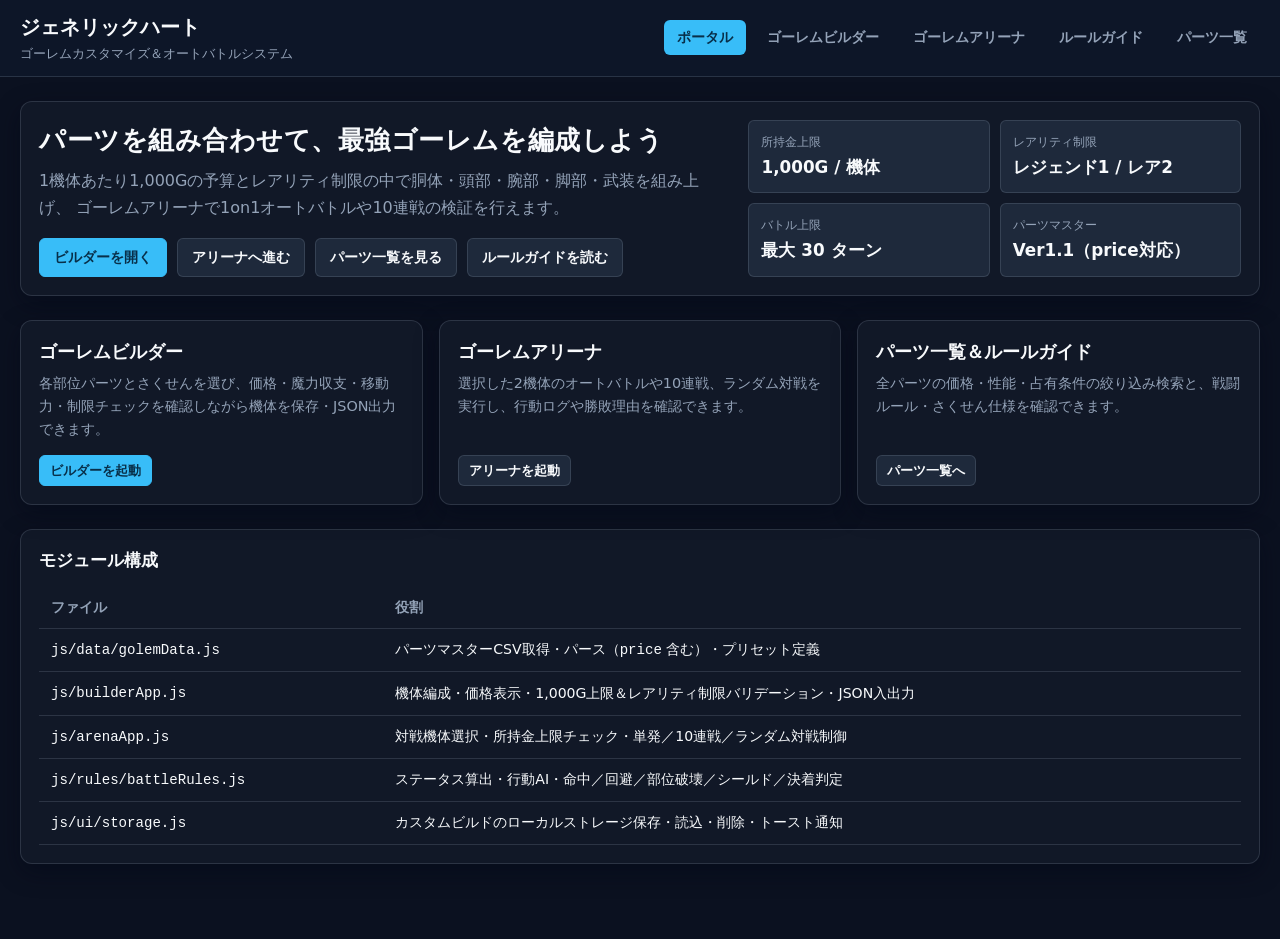
<file: index.html>
<!DOCTYPE html>
<html lang="ja">
<head>
  <meta charset="UTF-8" />
  <meta name="viewport" content="width=device-width, initial-scale=1.0" />
  <title>ジェネリックハート | ゴーレムバトルポータル</title>
  <link rel="stylesheet" href="./css/common.css" />
  <style>
    .hero-section {
      margin-bottom: 24px;
    }

    .hero-panel {
      display: grid;
      grid-template-columns: minmax(0, 1.4fr) minmax(260px, 1fr);
      gap: 20px;
      align-items: center;
    }

    .hero-title {
      margin: 0 0 8px;
      font-size: 1.65rem;
      font-weight: 800;
      letter-spacing: 0.02em;
    }

    .hero-lead {
      margin: 0 0 16px;
      color: var(--text-muted);
      line-height: 1.7;
    }

    .hero-actions {
      display: flex;
      flex-wrap: wrap;
      gap: 10px;
    }

    .hero-highlights {
      display: grid;
      grid-template-columns: repeat(2, minmax(0, 1fr));
      gap: 10px;
    }

    .highlight-box {
      background: var(--bg-card);
      border: 1px solid var(--border-subtle);
      border-radius: var(--radius-sm);
      padding: 12px;
    }

    .highlight-label {
      font-size: 0.76rem;
      color: var(--text-muted);
      margin-bottom: 4px;
    }

    .highlight-value {
      font-size: 1.05rem;
      font-weight: 800;
      color: var(--text-main);
    }

    .module-grid {
      display: grid;
      grid-template-columns: repeat(auto-fit, minmax(260px, 1fr));
      gap: 16px;
      margin-bottom: 24px;
    }

    .module-card {
      display: flex;
      flex-direction: column;
      justify-content: space-between;
      gap: 14px;
    }

    .module-card-title {
      margin: 0 0 6px;
      font-size: 1.12rem;
      font-weight: 800;
    }

    .module-card-desc {
      margin: 0;
      color: var(--text-muted);
      font-size: 0.9rem;
      line-height: 1.6;
    }

    .table-wrap {
      overflow-x: auto;
    }

    .module-table {
      width: 100%;
      border-collapse: collapse;
      font-size: 0.88rem;
    }

    .module-table th,
    .module-table td {
      padding: 10px 12px;
      border-bottom: 1px solid var(--border-subtle);
      text-align: left;
    }

    .module-table th {
      color: var(--text-muted);
      font-weight: 700;
    }

    @media (max-width: 820px) {
      .hero-panel {
        grid-template-columns: 1fr;
      }
    }
  </style>
</head>
<body>
  <header class="site-header">
    <div class="header-inner">
      <div class="brand-area">
        <h1 class="brand-title">ジェネリックハート</h1>
        <p class="brand-subtitle">ゴーレムカスタマイズ＆オートバトルシステム</p>
      </div>
      <nav class="nav-links" aria-label="画面切り替え">
        <a class="nav-link is-active" href="./index.html" aria-current="page">ポータル</a>
        <a class="nav-link" href="./builder.html">ゴーレムビルダー</a>
        <a class="nav-link" href="./arena.html">ゴーレムアリーナ</a>
        <a class="nav-link" href="./rule.html">ルールガイド</a>
        <a class="nav-link" href="./parts.html">パーツ一覧</a>
      </nav>
    </div>
  </header>

  <main class="page-container">
    <section class="hero-section">
      <div class="panel hero-panel">
        <div>
          <h2 class="hero-title">パーツを組み合わせて、最強ゴーレムを編成しよう</h2>
          <p class="hero-lead">
            1機体あたり1,000Gの予算とレアリティ制限の中で胴体・頭部・腕部・脚部・武装を組み上げ、
            ゴーレムアリーナで1on1オートバトルや10連戦の検証を行えます。
          </p>
          <div class="hero-actions">
            <a class="btn btn-primary" href="./builder.html">ビルダーを開く</a>
            <a class="btn btn-secondary" href="./arena.html">アリーナへ進む</a>
            <a class="btn btn-secondary" href="./parts.html">パーツ一覧を見る</a>
            <a class="btn btn-secondary" href="./rule.html">ルールガイドを読む</a>
          </div>
        </div>
        <div class="hero-highlights">
          <div class="highlight-box">
            <div class="highlight-label">所持金上限</div>
            <div class="highlight-value">1,000G / 機体</div>
          </div>
          <div class="highlight-box">
            <div class="highlight-label">レアリティ制限</div>
            <div class="highlight-value">レジェンド1 / レア2</div>
          </div>
          <div class="highlight-box">
            <div class="highlight-label">バトル上限</div>
            <div class="highlight-value">最大 30 ターン</div>
          </div>
          <div class="highlight-box">
            <div class="highlight-label">パーツマスター</div>
            <div class="highlight-value">Ver1.1（price対応）</div>
          </div>
        </div>
      </div>
    </section>

    <section class="module-grid" aria-label="主要機能">
      <article class="panel module-card">
        <div>
          <h3 class="module-card-title">ゴーレムビルダー</h3>
          <p class="module-card-desc">
            各部位パーツとさくせんを選び、価格・魔力収支・移動力・制限チェックを確認しながら機体を保存・JSON出力できます。
          </p>
        </div>
        <div>
          <a class="btn btn-primary btn-sm" href="./builder.html">ビルダーを起動</a>
        </div>
      </article>

      <article class="panel module-card">
        <div>
          <h3 class="module-card-title">ゴーレムアリーナ</h3>
          <p class="module-card-desc">
            選択した2機体のオートバトルや10連戦、ランダム対戦を実行し、行動ログや勝敗理由を確認できます。
          </p>
        </div>
        <div>
          <a class="btn btn-secondary btn-sm" href="./arena.html">アリーナを起動</a>
        </div>
      </article>

      <article class="panel module-card">
        <div>
          <h3 class="module-card-title">パーツ一覧＆ルールガイド</h3>
          <p class="module-card-desc">
            全パーツの価格・性能・占有条件の絞り込み検索と、戦闘ルール・さくせん仕様を確認できます。
          </p>
        </div>
        <div>
          <a class="btn btn-secondary btn-sm" href="./parts.html">パーツ一覧へ</a>
        </div>
      </article>
    </section>

    <section class="panel" aria-label="システム構成">
      <h2 class="panel-title">モジュール構成</h2>
      <div class="table-wrap">
        <table class="module-table">
          <thead>
            <tr>
              <th>ファイル</th>
              <th>役割</th>
            </tr>
          </thead>
          <tbody>
            <tr>
              <td><code>js/data/golemData.js</code></td>
              <td>パーツマスターCSV取得・パース（<code>price</code> 含む）・プリセット定義</td>
            </tr>
            <tr>
              <td><code>js/builderApp.js</code></td>
              <td>機体編成・価格表示・1,000G上限＆レアリティ制限バリデーション・JSON入出力</td>
            </tr>
            <tr>
              <td><code>js/arenaApp.js</code></td>
              <td>対戦機体選択・所持金上限チェック・単発／10連戦／ランダム対戦制御</td>
            </tr>
            <tr>
              <td><code>js/rules/battleRules.js</code></td>
              <td>ステータス算出・行動AI・命中／回避／部位破壊／シールド／決着判定</td>
            </tr>
            <tr>
              <td><code>js/ui/storage.js</code></td>
              <td>カスタムビルドのローカルストレージ保存・読込・削除・トースト通知</td>
            </tr>
          </tbody>
        </table>
      </div>
    </section>
  </main>
</body>
</html>
</file>
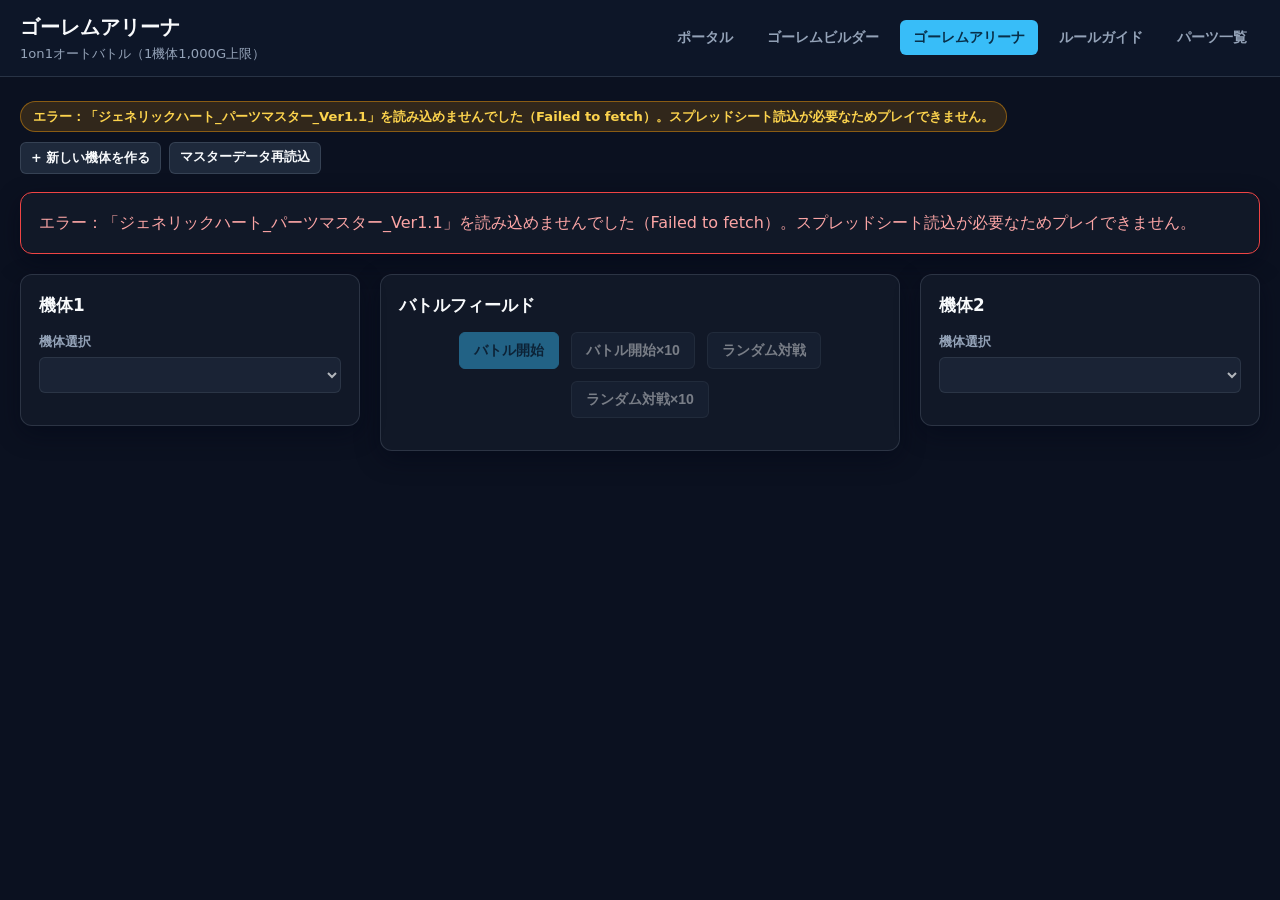
<file: arena.html>
<!DOCTYPE html>
<html lang="ja">
<head>
  <meta charset="UTF-8" />
  <meta name="viewport" content="width=device-width, initial-scale=1.0" />
  <title>ゴーレムアリーナ | ジェネリックハート</title>
  <link rel="stylesheet" href="./css/common.css?v=9" />
  <link rel="stylesheet" href="./css/arena.css?v=9" />
  <style>
    .arena-container {
      max-width: 1520px;
      margin: 0 auto;
      padding: 24px 20px 96px;
    }

    .arena-3col {
      display: grid;
      grid-template-columns: minmax(290px, 340px) minmax(0, 1fr) minmax(290px, 340px);
      gap: 20px;
      align-items: start;
    }

    .sticky-side {
      position: -webkit-sticky;
      position: sticky;
      top: 76px;
      align-self: start;
    }

    .fighter-side-card {
      background: var(--bg-panel);
      border: 1px solid var(--border-subtle);
      border-radius: var(--radius-md);
      padding: 18px;
      box-shadow: var(--shadow-card);
    }

    .fighter-select-group {
      margin-bottom: 14px;
    }

    .equip-summary {
      margin: 10px 0 12px;
      padding: 10px 12px;
      border-radius: var(--radius-sm);
      background: rgba(15, 23, 42, 0.55);
      border: 1px solid rgba(148, 163, 184, 0.16);
      font-size: 0.84rem;
      line-height: 1.65;
    }

    .equip-row {
      margin-bottom: 4px;
    }

    .equip-row:last-child {
      margin-bottom: 0;
    }

    .status-actions {
      display: flex;
      flex-wrap: wrap;
      gap: 8px;
    }

    .master-error-panel {
      border-color: var(--danger);
      color: #fca5a5;
      margin-bottom: 20px;
    }

    .center-controls {
      display: flex;
      flex-wrap: wrap;
      align-items: center;
      justify-content: center;
      gap: 12px;
      margin-bottom: 14px;
    }

    .battle-banner {
      margin-bottom: 14px;
      padding: 12px 16px;
      border-radius: 8px;
      font-weight: 700;
      text-align: center;
      background: rgba(34, 197, 94, 0.16);
      border: 1px solid rgba(34, 197, 94, 0.45);
      color: #bbf7d0;
    }

    .arena-3col .battle-log {
      padding: 18px 20px;
      border-radius: 8px;
      background: rgba(15, 23, 42, 0.72);
      border: 1px solid rgba(148, 163, 184, 0.22);
      min-height: 280px;
      max-height: none;
      overflow-y: visible;
      font-family: ui-monospace, SFMono-Regular, Menlo, Monaco, Consolas, monospace;
      font-size: 0.88rem;
      line-height: 1.65;
      white-space: normal;
      word-break: break-word;
    }

    .log-line {
      padding: 7px 0;
      border-bottom: 1px dashed rgba(148, 163, 184, 0.12);
    }

    .log-line.is-header {
      font-weight: 700;
      color: #e2e8f0;
      padding-bottom: 10px;
    }

    .log-line.is-turn-divider {
      margin-top: 16px;
      margin-bottom: 4px;
      padding: 8px 10px;
      border-radius: 6px;
      font-weight: 700;
      color: var(--accent-primary, #38bdf8);
      background: rgba(56, 189, 248, 0.08);
      border: 1px solid rgba(56, 189, 248, 0.22);
    }

    .log-line.is-result {
      margin-top: 14px;
      padding: 10px 12px;
      border-radius: 6px;
      font-weight: 700;
      color: #86efac;
      background: rgba(34, 197, 94, 0.12);
      border: 1px solid rgba(34, 197, 94, 0.35);
    }

    .log-sub {
      display: block;
      margin-top: 2px;
      padding-left: 14px;
      font-size: 0.82rem;
      color: #94a3b8;
    }

    .log-line:last-child {
      border-bottom: none;
    }

    @media (max-width: 1120px) {
      .arena-3col {
        grid-template-columns: 1fr;
      }

      .sticky-side {
        position: static;
      }
    }
  </style>
</head>
<body>
  <header class="site-header">
    <div class="header-inner">
      <div class="brand-area">
        <h1 class="brand-title">ゴーレムアリーナ</h1>
        <p class="brand-subtitle">1on1オートバトル（1機体1,000G上限）</p>
      </div>
      <nav class="nav-links" aria-label="画面切り替え">
        <a class="nav-link" href="./index.html">ポータル</a>
        <a class="nav-link" href="./builder.html">ゴーレムビルダー</a>
        <a class="nav-link is-active" href="./arena.html" aria-current="page">ゴーレムアリーナ</a>
        <a class="nav-link" href="./rule.html">ルールガイド</a>
        <a class="nav-link" href="./parts.html">パーツ一覧</a>
      </nav>
    </div>
  </header>

  <main class="arena-container">
    <div class="status-bar">
      <div>
        <span id="data-status" class="status-badge is-fallback">「ジェネリックハート_パーツマスター_Ver1.1」読込待機中...</span>
      </div>
      <div class="status-actions">
        <a href="./builder.html" class="btn btn-secondary btn-sm">+ 新しい機体を作る</a>
        <button id="reload-data-btn" type="button" class="btn btn-secondary btn-sm">
          マスターデータ再読込
        </button>
      </div>
    </div>

    <div id="master-error" class="panel master-error-panel" hidden role="alert"></div>

    <div class="arena-3col">
      <aside class="fighter-side-card sticky-side">
        <h2 class="panel-title">機体1</h2>
        <div class="fighter-select-group">
          <label for="fighter1-select">機体選択</label>
          <select id="fighter1-select"></select>
        </div>
        <div id="fighter1-card"></div>
      </aside>

      <section class="panel">
        <h2 class="panel-title">バトルフィールド</h2>
        <div class="center-controls">
          <button id="start-battle-btn" type="button" class="btn btn-primary">バトル開始</button>
          <button id="start-battle-10-btn" type="button" class="btn btn-secondary">バトル開始×10</button>
          <button id="random-battle-btn" type="button" class="btn btn-secondary">ランダム対戦</button>
          <button id="random-battle-10-btn" type="button" class="btn btn-secondary">ランダム対戦×10</button>
        </div>
        <div id="battle-banner" class="battle-banner" hidden></div>
        <div id="battle-log" class="battle-log">
          <span class="muted">左右で対戦するゴーレムを選択し、「バトル開始」を押してください。</span>
        </div>
      </section>

      <aside class="fighter-side-card sticky-side">
        <h2 class="panel-title">機体2</h2>
        <div class="fighter-select-group">
          <label for="fighter2-select">機体選択</label>
          <select id="fighter2-select"></select>
        </div>
        <div id="fighter2-card"></div>
      </aside>
    </div>
  </main>

  <script type="module" src="./js/arenaApp.js?v=11"></script>
</body>
</html>
</file>
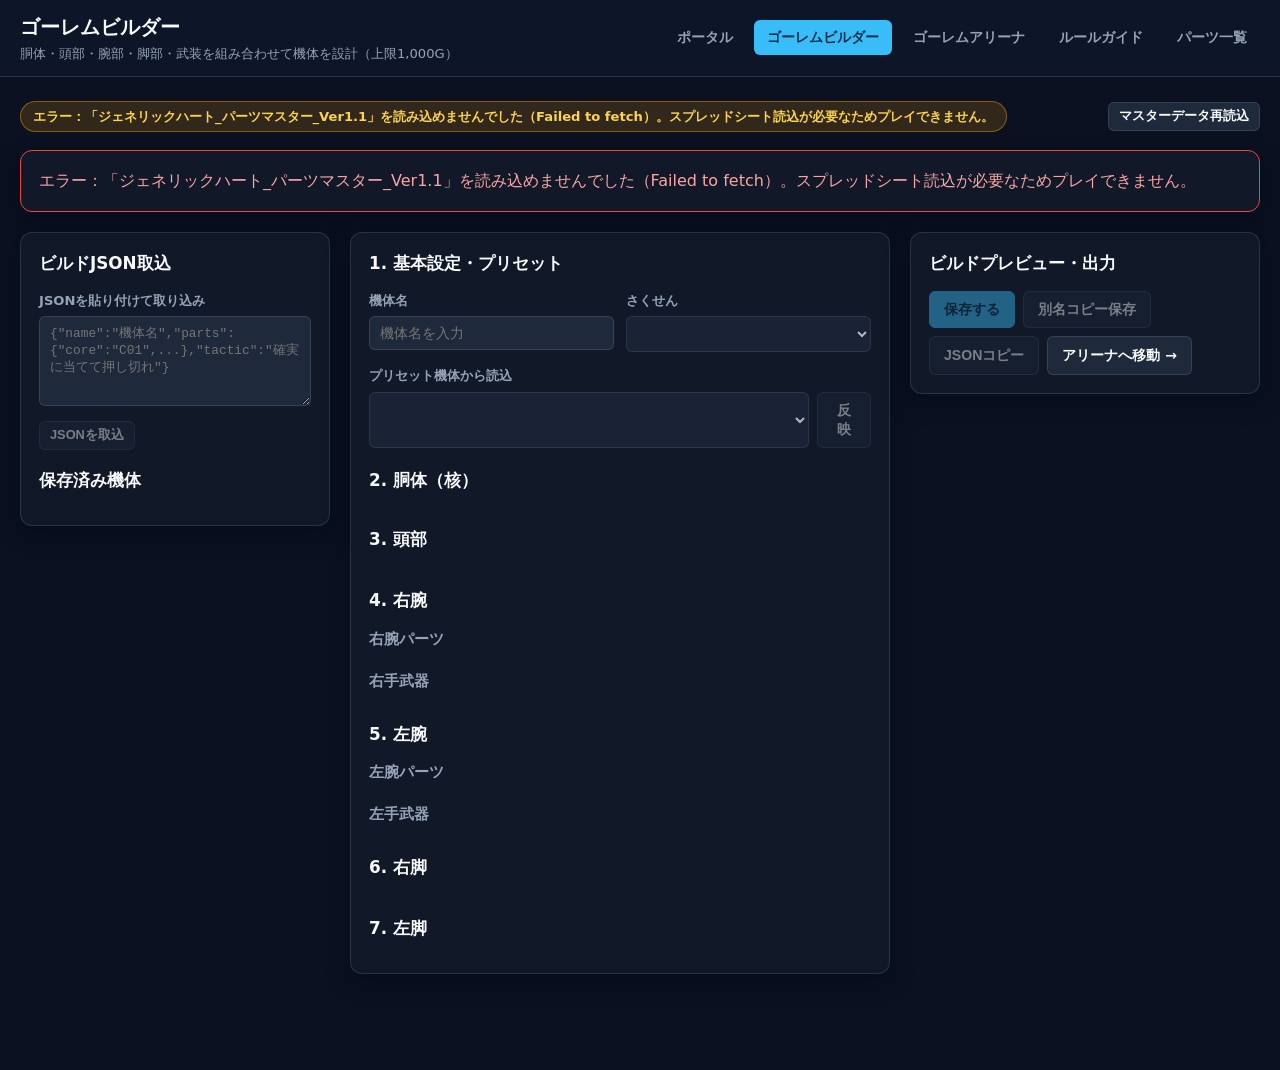
<file: builder.html>
<!DOCTYPE html>
<html lang="ja">
<head>
  <meta charset="UTF-8" />
  <meta name="viewport" content="width=device-width, initial-scale=1.0" />
  <title>ゴーレムビルダー | ジェネリックハート</title>
  <link rel="stylesheet" href="./css/common.css" />
  <link rel="stylesheet" href="./css/builder.css" />
  <style>
    .master-error-panel {
      border-color: var(--danger);
      color: #fca5a5;
      margin-bottom: 20px;
    }

    .import-label {
      display: block;
      margin-bottom: 6px;
    }

    .saved-section-title {
      margin-top: 18px;
    }

    .part-section-title {
      margin-top: 20px;
    }

    .part-section-title-lg {
      margin-top: 22px;
    }

    .preset-row {
      display: flex;
      gap: 8px;
    }

    .part-price {
      display: inline-block;
      padding: 2px 8px;
      border-radius: 999px;
      font-size: 0.74rem;
      font-weight: 800;
      background: rgba(250, 204, 21, 0.14);
      color: #fde047;
      border: 1px solid rgba(250, 204, 21, 0.35);
      white-space: nowrap;
    }
  </style>
</head>
<body>
  <header class="site-header">
    <div class="header-inner">
      <div class="brand-area">
        <h1 class="brand-title">ゴーレムビルダー</h1>
        <p class="brand-subtitle">胴体・頭部・腕部・脚部・武装を組み合わせて機体を設計（上限1,000G）</p>
      </div>
      <nav class="nav-links" aria-label="画面切り替え">
        <a class="nav-link" href="./index.html">ポータル</a>
        <a class="nav-link is-active" href="./builder.html" aria-current="page">ゴーレムビルダー</a>
        <a class="nav-link" href="./arena.html">ゴーレムアリーナ</a>
        <a class="nav-link" href="./rule.html">ルールガイド</a>
        <a class="nav-link" href="./parts.html">パーツ一覧</a>
      </nav>
    </div>
  </header>

  <main class="builder-container">
    <div class="status-bar">
      <div>
        <span id="data-status" class="status-badge is-fallback">「ジェネリックハート_パーツマスター_Ver1.1」読込待機中...</span>
      </div>
      <button id="reload-data-btn" type="button" class="btn btn-secondary btn-sm">
        マスターデータ再読込
      </button>
    </div>

    <div id="master-error" class="panel master-error-panel" hidden role="alert"></div>

    <div class="builder-3col">
      <aside class="panel builder-left-col">
        <div class="json-import-box">
          <h2 class="panel-title">ビルドJSON取込</h2>
          <label for="import-json-textarea" class="muted import-label">
            JSONを貼り付けて取り込み
          </label>
          <textarea
            id="import-json-textarea"
            class="json-import-textarea"
            placeholder='{"name":"機体名","parts":{"core":"C01",...},"tactic":"確実に当てて押し切れ"}'
          ></textarea>
          <button id="import-json-btn" type="button" class="btn btn-secondary btn-sm">JSONを取込</button>
        </div>

        <h2 class="panel-title saved-section-title">保存済み機体</h2>
        <div id="saved-list" class="saved-list"></div>
      </aside>

      <section class="panel builder-main-col">
        <h2 class="panel-title">1. 基本設定・プリセット</h2>

        <div class="form-row">
          <div>
            <label for="golem-name">機体名</label>
            <input id="golem-name" type="text" maxlength="32" placeholder="機体名を入力" />
          </div>
          <div>
            <label for="tactic-select">さくせん</label>
            <select id="tactic-select"></select>
          </div>
        </div>

        <div class="form-group">
          <label for="preset-select">プリセット機体から読込</label>
          <div class="preset-row">
            <select id="preset-select"></select>
            <button id="apply-preset-btn" type="button" class="btn btn-secondary">反映</button>
          </div>
        </div>

        <h2 class="panel-title part-section-title">2. 胴体（核）</h2>
        <div id="core-list" class="part-list"></div>

        <h2 class="panel-title part-section-title">3. 頭部</h2>
        <div id="head-list" class="part-list"></div>

        <h2 class="panel-title part-section-title-lg">4. 右腕</h2>
        <div id="right-arm-section">
          <h3 class="sub-block-title">右腕パーツ</h3>
          <div id="right-arm-list" class="part-list"></div>
          <div id="right-weapon-block">
            <h3 class="sub-block-title">右手武器</h3>
            <p id="right-weapon-hint" class="disabled-hint" hidden></p>
            <div id="right-weapon-list" class="part-list"></div>
          </div>
        </div>

        <h2 class="panel-title part-section-title-lg">5. 左腕</h2>
        <div id="left-arm-section">
          <p id="left-arm-hint" class="disabled-hint" hidden></p>
          <div id="left-arm-inner">
            <h3 class="sub-block-title">左腕パーツ</h3>
            <div id="left-arm-list" class="part-list"></div>
          </div>
          <div id="left-weapon-block">
            <h3 class="sub-block-title">左手武器</h3>
            <p id="left-weapon-hint" class="disabled-hint" hidden></p>
            <div id="left-weapon-list" class="part-list"></div>
          </div>
        </div>

        <h2 class="panel-title part-section-title-lg">6. 右脚</h2>
        <div id="right-leg-list" class="part-list"></div>

        <h2 class="panel-title part-section-title-lg">7. 左脚</h2>
        <div id="left-leg-section">
          <p id="left-leg-hint" class="disabled-hint" hidden></p>
          <div id="left-leg-list" class="part-list"></div>
        </div>
      </section>

      <aside class="panel builder-right-sticky">
        <h2 class="panel-title">ビルドプレビュー・出力</h2>

        <div id="rarity-warning" hidden role="alert"></div>
        <div id="preview-card" class="preview-card"></div>

        <div class="action-bar">
          <button id="save-build-btn" type="button" class="btn btn-primary">保存する</button>
          <button id="save-as-new-btn" type="button" class="btn btn-secondary">別名コピー保存</button>
          <button id="export-json-btn" type="button" class="btn btn-secondary">JSONコピー</button>
          <a href="./arena.html" class="btn btn-secondary">アリーナへ移動 →</a>
        </div>
      </aside>
    </div>
  </main>

  <script type="module" src="./js/builderApp.js?v=13"></script>
</body>
</html>
</file>
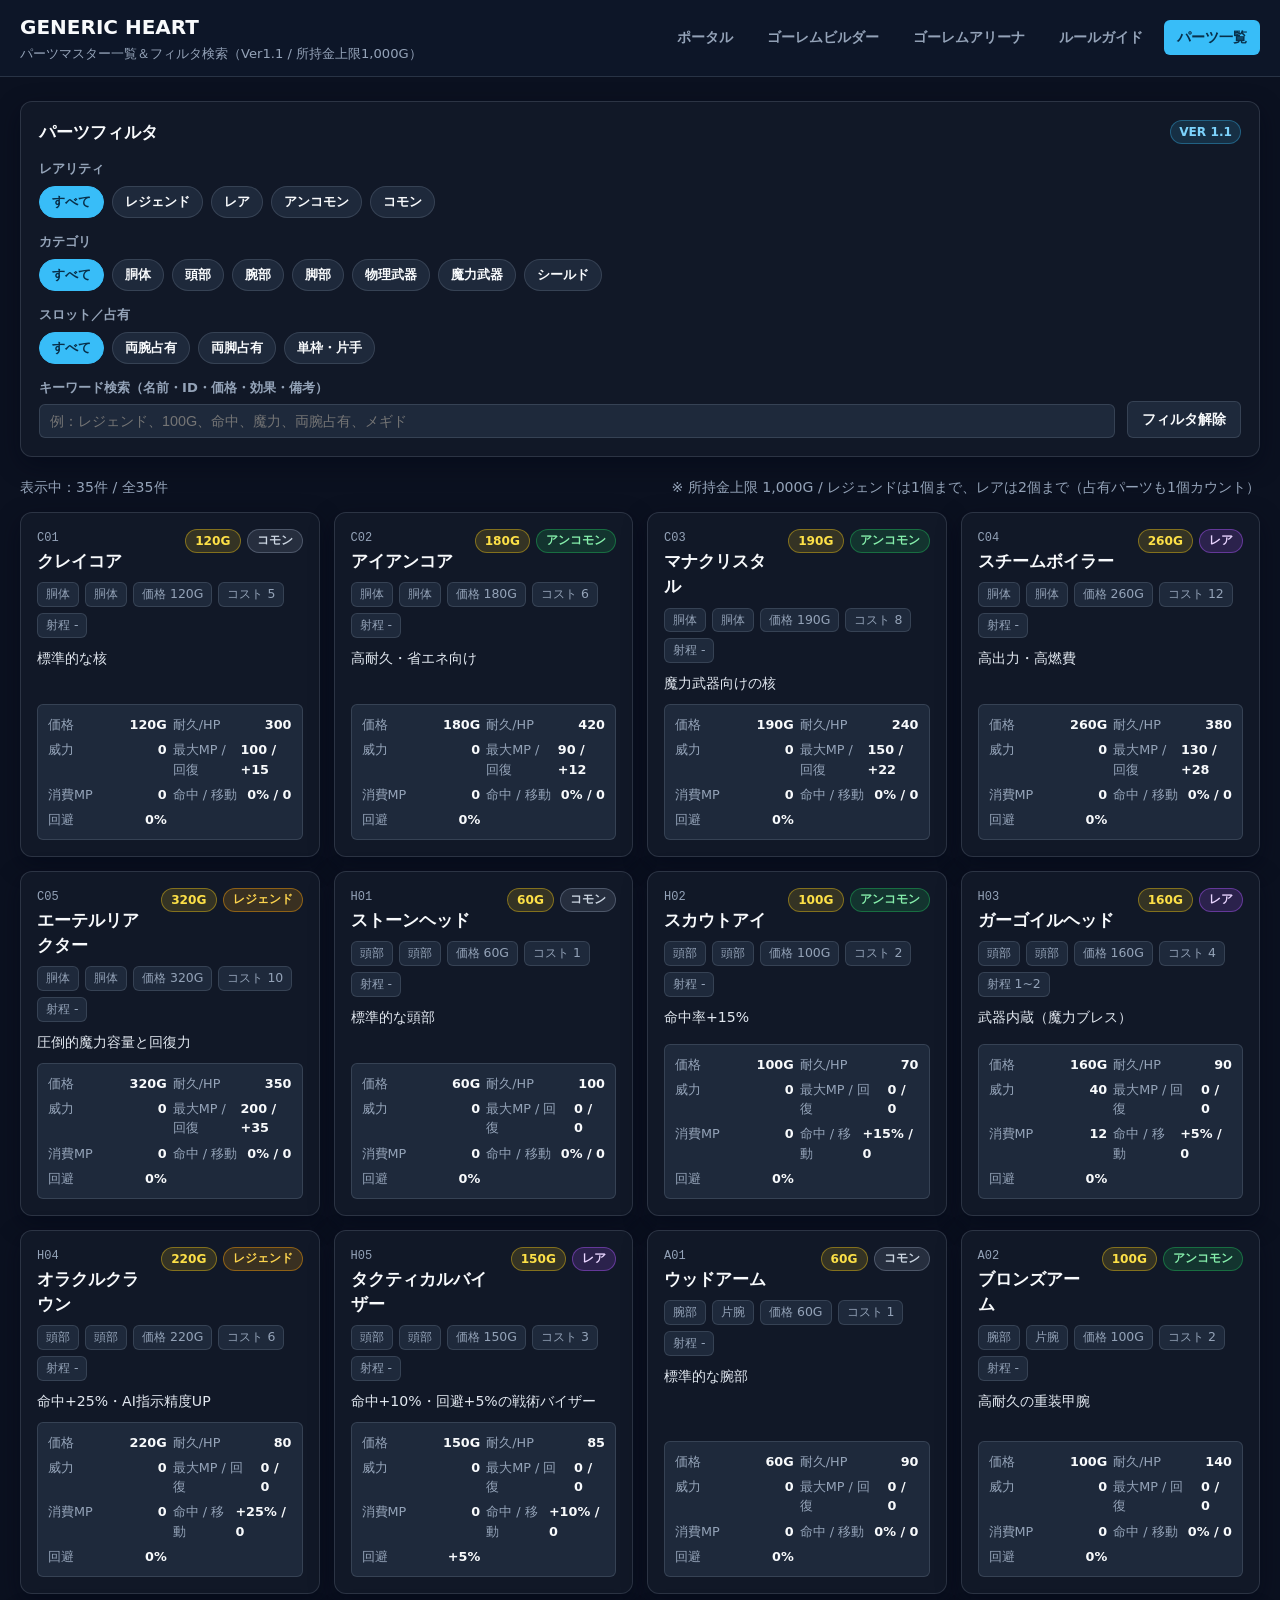
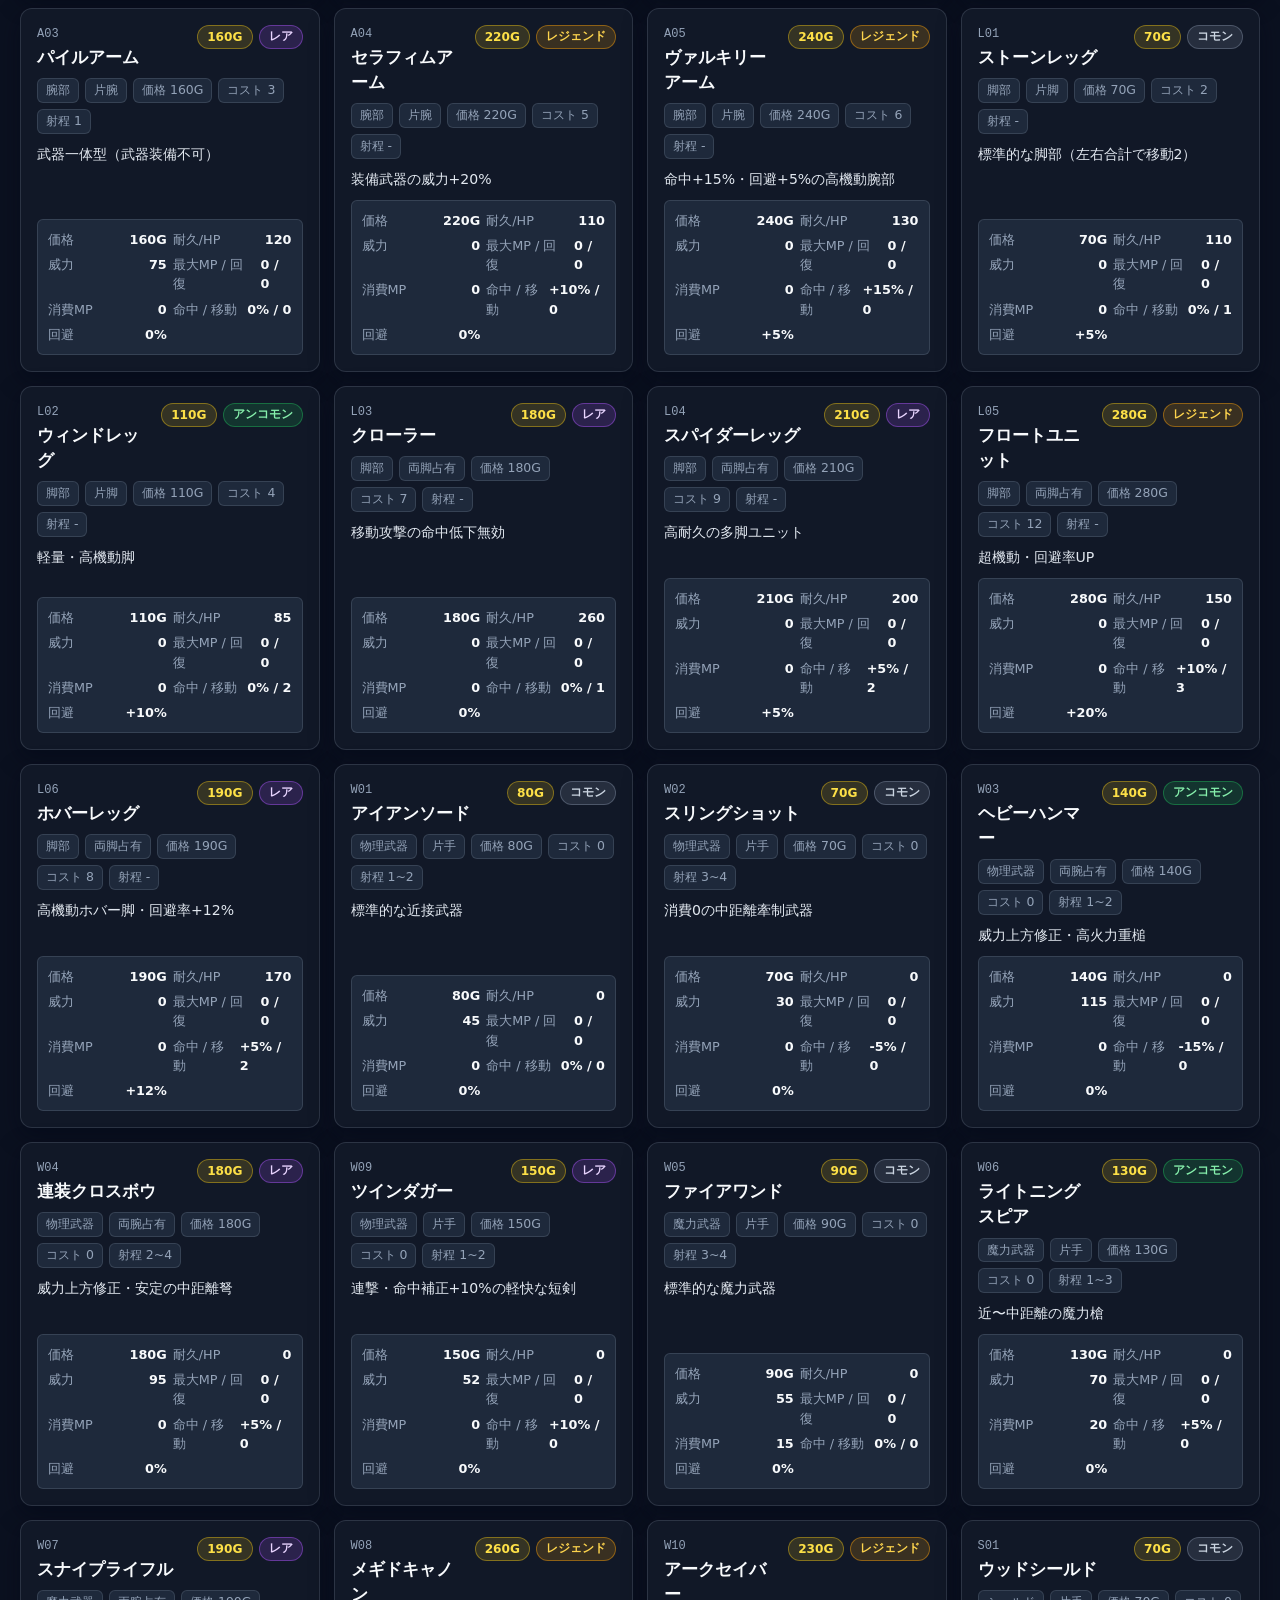
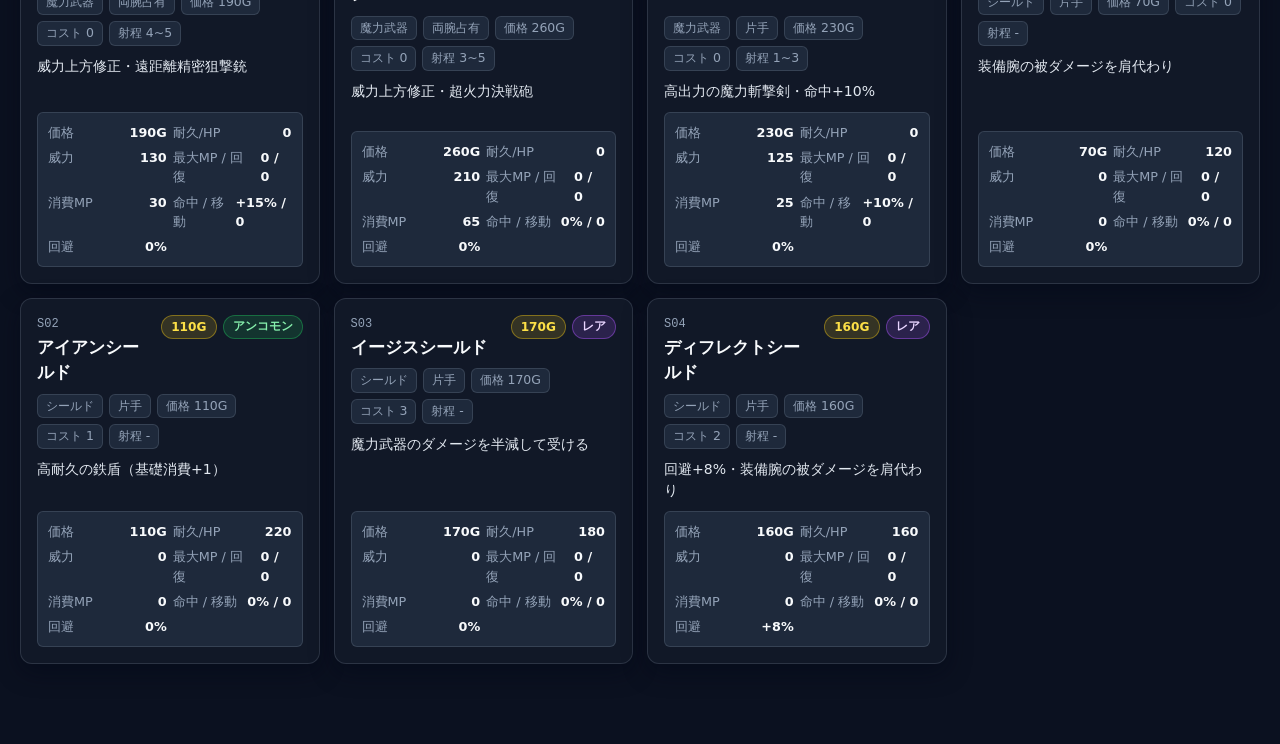
<file: parts.html>
<!DOCTYPE html>
<html lang="ja">
<head>
  <meta charset="UTF-8" />
  <meta name="viewport" content="width=device-width, initial-scale=1.0" />
  <title>パーツ一覧 | GENERIC HEART</title>
  <link rel="stylesheet" href="./css/common.css" />
  <style>
    .filter-panel {
      margin-bottom: 20px;
    }

    .filter-group {
      margin-bottom: 14px;
    }

    .filter-group:last-child {
      margin-bottom: 0;
    }

    .filter-label {
      display: block;
      font-size: 0.8rem;
      font-weight: 700;
      color: var(--text-muted);
      margin-bottom: 8px;
    }

    .chip-row {
      display: flex;
      flex-wrap: wrap;
      gap: 8px;
    }

    .filter-chip {
      padding: 6px 12px;
      border-radius: 999px;
      border: 1px solid var(--border-subtle);
      background: var(--bg-card);
      color: var(--text-main);
      font-size: 0.82rem;
      font-weight: 700;
      cursor: pointer;
      transition: background-color 0.15s ease, border-color 0.15s ease, color 0.15s ease;
    }

    .filter-chip:hover {
      border-color: var(--accent-primary);
    }

    .filter-chip.is-active {
      background: var(--accent-primary);
      color: #082f49;
      border-color: var(--accent-primary);
    }

    .filter-toolbar {
      display: grid;
      grid-template-columns: 1fr auto;
      gap: 12px;
      align-items: end;
      margin-top: 14px;
    }

    @media (max-width: 640px) {
      .filter-toolbar {
        grid-template-columns: 1fr;
      }
    }

    .result-meta {
      display: flex;
      flex-wrap: wrap;
      justify-content: space-between;
      align-items: center;
      gap: 8px;
      margin-bottom: 14px;
      font-size: 0.88rem;
      color: var(--text-muted);
    }

    .parts-grid {
      display: grid;
      grid-template-columns: repeat(auto-fill, minmax(290px, 1fr));
      gap: 14px;
    }

    .part-catalog-card {
      background: var(--bg-panel);
      border: 1px solid var(--border-subtle);
      border-radius: var(--radius-md);
      padding: 16px;
      box-shadow: var(--shadow-card);
      display: flex;
      flex-direction: column;
      justify-content: space-between;
      gap: 10px;
      min-width: 0;
    }

    .part-top {
      display: flex;
      justify-content: space-between;
      align-items: flex-start;
      gap: 8px;
    }

    .part-id {
      font-family: var(--font-mono);
      font-size: 0.75rem;
      color: var(--text-muted);
    }

    .part-title {
      margin: 2px 0 0;
      font-size: 1.05rem;
      font-weight: 800;
    }

    .badge-group {
      display: flex;
      align-items: center;
      gap: 6px;
      flex-shrink: 0;
    }

    .price-badge {
      display: inline-block;
      padding: 2px 9px;
      border-radius: 999px;
      font-size: 0.76rem;
      font-weight: 800;
      background: rgba(250, 204, 21, 0.15);
      color: #fde047;
      border: 1px solid rgba(250, 204, 21, 0.4);
      white-space: nowrap;
    }

    .rarity-badge {
      display: inline-block;
      padding: 2px 9px;
      border-radius: 999px;
      font-size: 0.74rem;
      font-weight: 800;
      white-space: nowrap;
    }

    .rarity-legend {
      background: rgba(245, 158, 11, 0.18);
      color: #fcd34d;
      border: 1px solid rgba(245, 158, 11, 0.45);
    }

    .rarity-rare {
      background: rgba(168, 85, 247, 0.18);
      color: #e9d5ff;
      border: 1px solid rgba(168, 85, 247, 0.45);
    }

    .rarity-uncommon {
      background: rgba(34, 197, 94, 0.16);
      color: #86efac;
      border: 1px solid rgba(34, 197, 94, 0.4);
    }

    .rarity-common {
      background: rgba(148, 163, 184, 0.16);
      color: #cbd5e1;
      border: 1px solid rgba(148, 163, 184, 0.35);
    }

    .part-meta-line {
      display: flex;
      flex-wrap: wrap;
      gap: 6px;
      margin-top: 8px;
      font-size: 0.78rem;
      color: var(--text-muted);
    }

    .part-meta-pill {
      background: var(--bg-card);
      border: 1px solid var(--border-subtle);
      border-radius: 6px;
      padding: 2px 8px;
    }

    .part-note {
      margin: 10px 0 0;
      font-size: 0.88rem;
      color: #e2e8f0;
    }

    .part-specs {
      display: grid;
      grid-template-columns: repeat(2, minmax(0, 1fr));
      gap: 6px;
      background: var(--bg-card);
      border: 1px solid var(--border-subtle);
      border-radius: var(--radius-sm);
      padding: 10px;
      font-size: 0.8rem;
    }

    .spec-item {
      display: flex;
      justify-content: space-between;
      gap: 6px;
    }

    .spec-k {
      color: var(--text-muted);
    }

    .spec-v {
      font-weight: 700;
      color: var(--text-main);
    }

    .empty-note {
      margin: 0;
    }
  </style>
</head>
<body>
  <header class="site-header">
    <div class="header-inner">
      <div class="brand-area">
        <h1 class="brand-title">GENERIC HEART</h1>
        <p class="brand-subtitle">パーツマスター一覧＆フィルタ検索（Ver1.1 / 所持金上限1,000G）</p>
      </div>
      <nav class="nav-links" aria-label="画面切り替え">
        <a class="nav-link" href="./index.html">ポータル</a>
        <a class="nav-link" href="./builder.html">ゴーレムビルダー</a>
        <a class="nav-link" href="./arena.html">ゴーレムアリーナ</a>
        <a class="nav-link" href="./rule.html">ルールガイド</a>
        <a class="nav-link is-active" href="./parts.html" aria-current="page">パーツ一覧</a>
      </nav>
    </div>
  </header>

  <main class="page-container">
    <section class="panel filter-panel" aria-label="パーツ絞り込み">
      <h2 class="panel-title">
        <span>パーツフィルタ</span>
        <span class="tag">VER 1.1</span>
      </h2>

      <div class="filter-group">
        <span class="filter-label">レアリティ</span>
        <div id="rarity-filters" class="chip-row"></div>
      </div>

      <div class="filter-group">
        <span class="filter-label">カテゴリ</span>
        <div id="cat-filters" class="chip-row"></div>
      </div>

      <div class="filter-group">
        <span class="filter-label">スロット／占有</span>
        <div id="slot-filters" class="chip-row"></div>
      </div>

      <div class="filter-toolbar">
        <div>
          <label for="search-input">キーワード検索（名前・ID・価格・効果・備考）</label>
          <input id="search-input" type="search" placeholder="例：レジェンド、100G、命中、魔力、両腕占有、メギド" />
        </div>
        <button id="reset-filter-btn" type="button" class="btn btn-secondary">フィルタ解除</button>
      </div>
    </section>

    <div class="result-meta">
      <div id="result-count">表示中：0件</div>
      <div class="muted">※ 所持金上限 1,000G / レジェンドは1個まで、レアは2個まで（占有パーツも1個カウント）</div>
    </div>

    <section id="parts-grid" class="parts-grid" aria-label="パーツ一覧"></section>
  </main>

  <script type="module">
    import { loadGolemMasterData, toFiniteNumber } from "./js/data/golemData.js";

    const FALLBACK_PARTS_DATA = [
      { id: "C01", cat: "胴体", rarity: "コモン", name: "クレイコア", slot: "胴体", price: 120, hp: 300, baseCost: 5, maxMp: 100, mpRegen: 15, power: 0, useCost: 0, range: "-", acc: 0, move: 0, evade: 0, note: "標準的な核" },
      { id: "C02", cat: "胴体", rarity: "アンコモン", name: "アイアンコア", slot: "胴体", price: 180, hp: 420, baseCost: 6, maxMp: 90, mpRegen: 12, power: 0, useCost: 0, range: "-", acc: 0, move: 0, evade: 0, note: "高耐久・省エネ向け" },
      { id: "C03", cat: "胴体", rarity: "アンコモン", name: "マナクリスタル", slot: "胴体", price: 190, hp: 240, baseCost: 8, maxMp: 150, mpRegen: 22, power: 0, useCost: 0, range: "-", acc: 0, move: 0, evade: 0, note: "魔力武器向けの核" },
      { id: "C04", cat: "胴体", rarity: "レア", name: "スチームボイラー", slot: "胴体", price: 260, hp: 380, baseCost: 12, maxMp: 130, mpRegen: 28, power: 0, useCost: 0, range: "-", acc: 0, move: 0, evade: 0, note: "高出力・高燃費" },
      { id: "C05", cat: "胴体", rarity: "レジェンド", name: "エーテルリアクター", slot: "胴体", price: 320, hp: 350, baseCost: 10, maxMp: 200, mpRegen: 35, power: 0, useCost: 0, range: "-", acc: 0, move: 0, evade: 0, note: "圧倒的魔力容量と回復力" },

      { id: "H01", cat: "頭部", rarity: "コモン", name: "ストーンヘッド", slot: "頭部", price: 60, hp: 100, baseCost: 1, maxMp: 0, mpRegen: 0, power: 0, useCost: 0, range: "-", acc: 0, move: 0, evade: 0, note: "標準的な頭部" },
      { id: "H02", cat: "頭部", rarity: "アンコモン", name: "スカウトアイ", slot: "頭部", price: 100, hp: 70, baseCost: 2, maxMp: 0, mpRegen: 0, power: 0, useCost: 0, range: "-", acc: 15, move: 0, evade: 0, note: "命中率+15%" },
      { id: "H03", cat: "頭部", rarity: "レア", name: "ガーゴイルヘッド", slot: "頭部", price: 160, hp: 90, baseCost: 4, maxMp: 0, mpRegen: 0, power: 40, useCost: 12, range: "1~2", acc: 5, move: 0, evade: 0, note: "武器内蔵（魔力ブレス）" },
      { id: "H04", cat: "頭部", rarity: "レジェンド", name: "オラクルクラウン", slot: "頭部", price: 220, hp: 80, baseCost: 6, maxMp: 0, mpRegen: 0, power: 0, useCost: 0, range: "-", acc: 25, move: 0, evade: 0, note: "命中+25%・AI指示精度UP" },
      { id: "H05", cat: "頭部", rarity: "レア", name: "タクティカルバイザー", slot: "頭部", price: 150, hp: 85, baseCost: 3, maxMp: 0, mpRegen: 0, power: 0, useCost: 0, range: "-", acc: 10, move: 0, evade: 5, note: "命中+10%・回避+5%の戦術バイザー" },

      { id: "A01", cat: "腕部", rarity: "コモン", name: "ウッドアーム", slot: "片腕", price: 60, hp: 90, baseCost: 1, maxMp: 0, mpRegen: 0, power: 0, useCost: 0, range: "-", acc: 0, move: 0, evade: 0, note: "標準的な腕部" },
      { id: "A02", cat: "腕部", rarity: "アンコモン", name: "ブロンズアーム", slot: "片腕", price: 100, hp: 140, baseCost: 2, maxMp: 0, mpRegen: 0, power: 0, useCost: 0, range: "-", acc: 0, move: 0, evade: 0, note: "高耐久の重装甲腕" },
      { id: "A03", cat: "腕部", rarity: "レア", name: "パイルアーム", slot: "片腕", price: 160, hp: 120, baseCost: 3, maxMp: 0, mpRegen: 0, power: 75, useCost: 0, range: "1", acc: 0, move: 0, evade: 0, note: "武器一体型（武器装備不可）" },
      { id: "A04", cat: "腕部", rarity: "レジェンド", name: "セラフィムアーム", slot: "片腕", price: 220, hp: 110, baseCost: 5, maxMp: 0, mpRegen: 0, power: 0, useCost: 0, range: "-", acc: 10, move: 0, evade: 0, note: "装備武器の威力+20%" },
      { id: "A05", cat: "腕部", rarity: "レジェンド", name: "ヴァルキリーアーム", slot: "片腕", price: 240, hp: 130, baseCost: 6, maxMp: 0, mpRegen: 0, power: 0, useCost: 0, range: "-", acc: 15, move: 0, evade: 5, note: "命中+15%・回避+5%の高機動腕部" },

      { id: "L01", cat: "脚部", rarity: "コモン", name: "ストーンレッグ", slot: "片脚", price: 70, hp: 110, baseCost: 2, maxMp: 0, mpRegen: 0, power: 0, useCost: 0, range: "-", acc: 0, move: 1, evade: 5, note: "標準的な脚部（左右合計で移動2）" },
      { id: "L02", cat: "脚部", rarity: "アンコモン", name: "ウィンドレッグ", slot: "片脚", price: 110, hp: 85, baseCost: 4, maxMp: 0, mpRegen: 0, power: 0, useCost: 0, range: "-", acc: 0, move: 2, evade: 10, note: "軽量・高機動脚" },
      { id: "L03", cat: "脚部", rarity: "レア", name: "クローラー", slot: "両脚占有", price: 180, hp: 260, baseCost: 7, maxMp: 0, mpRegen: 0, power: 0, useCost: 0, range: "-", acc: 0, move: 1, evade: 0, note: "移動攻撃の命中低下無効" },
      { id: "L04", cat: "脚部", rarity: "レア", name: "スパイダーレッグ", slot: "両脚占有", price: 210, hp: 200, baseCost: 9, maxMp: 0, mpRegen: 0, power: 0, useCost: 0, range: "-", acc: 5, move: 2, evade: 5, note: "高耐久の多脚ユニット" },
      { id: "L05", cat: "脚部", rarity: "レジェンド", name: "フロートユニット", slot: "両脚占有", price: 280, hp: 150, baseCost: 12, maxMp: 0, mpRegen: 0, power: 0, useCost: 0, range: "-", acc: 10, move: 3, evade: 20, note: "超機動・回避率UP" },
      { id: "L06", cat: "脚部", rarity: "レア", name: "ホバーレッグ", slot: "両脚占有", price: 190, hp: 170, baseCost: 8, maxMp: 0, mpRegen: 0, power: 0, useCost: 0, range: "-", acc: 5, move: 2, evade: 12, note: "高機動ホバー脚・回避率+12%" },

      { id: "W01", cat: "物理武器", rarity: "コモン", name: "アイアンソード", slot: "片手", price: 80, hp: 0, baseCost: 0, maxMp: 0, mpRegen: 0, power: 45, useCost: 0, range: "1~2", acc: 0, move: 0, evade: 0, note: "標準的な近接武器" },
      { id: "W02", cat: "物理武器", rarity: "コモン", name: "スリングショット", slot: "片手", price: 70, hp: 0, baseCost: 0, maxMp: 0, mpRegen: 0, power: 30, useCost: 0, range: "3~4", acc: -5, move: 0, evade: 0, note: "消費0の中距離牽制武器" },
      { id: "W03", cat: "物理武器", rarity: "アンコモン", name: "ヘビーハンマー", slot: "両腕占有", price: 140, hp: 0, baseCost: 0, maxMp: 0, mpRegen: 0, power: 115, useCost: 0, range: "1~2", acc: -15, move: 0, evade: 0, note: "威力上方修正・高火力重槌" },
      { id: "W04", cat: "物理武器", rarity: "レア", name: "連装クロスボウ", slot: "両腕占有", price: 180, hp: 0, baseCost: 0, maxMp: 0, mpRegen: 0, power: 95, useCost: 0, range: "2~4", acc: 5, move: 0, evade: 0, note: "威力上方修正・安定の中距離弩" },
      { id: "W09", cat: "物理武器", rarity: "レア", name: "ツインダガー", slot: "片手", price: 150, hp: 0, baseCost: 0, maxMp: 0, mpRegen: 0, power: 52, useCost: 0, range: "1~2", acc: 10, move: 0, evade: 0, note: "連撃・命中補正+10%の軽快な短剣" },

      { id: "W05", cat: "魔力武器", rarity: "コモン", name: "ファイアワンド", slot: "片手", price: 90, hp: 0, baseCost: 0, maxMp: 0, mpRegen: 0, power: 55, useCost: 15, range: "3~4", acc: 0, move: 0, evade: 0, note: "標準的な魔力武器" },
      { id: "W06", cat: "魔力武器", rarity: "アンコモン", name: "ライトニングスピア", slot: "片手", price: 130, hp: 0, baseCost: 0, maxMp: 0, mpRegen: 0, power: 70, useCost: 20, range: "1~3", acc: 5, move: 0, evade: 0, note: "近〜中距離の魔力槍" },
      { id: "W07", cat: "魔力武器", rarity: "レア", name: "スナイプライフル", slot: "両腕占有", price: 190, hp: 0, baseCost: 0, maxMp: 0, mpRegen: 0, power: 130, useCost: 30, range: "4~5", acc: 15, move: 0, evade: 0, note: "威力上方修正・遠距離精密狙撃銃" },
      { id: "W08", cat: "魔力武器", rarity: "レジェンド", name: "メギドキャノン", slot: "両腕占有", price: 260, hp: 0, baseCost: 0, maxMp: 0, mpRegen: 0, power: 210, useCost: 65, range: "3~5", acc: 0, move: 0, evade: 0, note: "威力上方修正・超火力決戦砲" },
      { id: "W10", cat: "魔力武器", rarity: "レジェンド", name: "アークセイバー", slot: "片手", price: 230, hp: 0, baseCost: 0, maxMp: 0, mpRegen: 0, power: 125, useCost: 25, range: "1~3", acc: 10, move: 0, evade: 0, note: "高出力の魔力斬撃剣・命中+10%" },

      { id: "S01", cat: "シールド", rarity: "コモン", name: "ウッドシールド", slot: "片手", price: 70, hp: 120, baseCost: 0, maxMp: 0, mpRegen: 0, power: 0, useCost: 0, range: "-", acc: 0, move: 0, evade: 0, note: "装備腕の被ダメージを肩代わり" },
      { id: "S02", cat: "シールド", rarity: "アンコモン", name: "アイアンシールド", slot: "片手", price: 110, hp: 220, baseCost: 1, maxMp: 0, mpRegen: 0, power: 0, useCost: 0, range: "-", acc: 0, move: 0, evade: 0, note: "高耐久の鉄盾（基礎消費+1）" },
      { id: "S03", cat: "シールド", rarity: "レア", name: "イージスシールド", slot: "片手", price: 170, hp: 180, baseCost: 3, maxMp: 0, mpRegen: 0, power: 0, useCost: 0, range: "-", acc: 0, move: 0, evade: 0, note: "魔力武器のダメージを半減して受ける" },
      { id: "S04", cat: "シールド", rarity: "レア", name: "ディフレクトシールド", slot: "片手", price: 160, hp: 160, baseCost: 2, maxMp: 0, mpRegen: 0, power: 0, useCost: 0, range: "-", acc: 0, move: 0, evade: 8, note: "回避+8%・装備腕の被ダメージを肩代わり" }
    ];

    const RARITIES = ["すべて", "レジェンド", "レア", "アンコモン", "コモン"];
    const CATEGORIES = ["すべて", "胴体", "頭部", "腕部", "脚部", "物理武器", "魔力武器", "シールド"];
    const SLOT_FILTERS = ["すべて", "両腕占有", "両脚占有", "単枠・片手"];

    const state = {
      parts: FALLBACK_PARTS_DATA,
      rarity: "すべて",
      cat: "すべて",
      slotGroup: "すべて",
      keyword: ""
    };

    const rarityEl = document.getElementById("rarity-filters");
    const catEl = document.getElementById("cat-filters");
    const slotEl = document.getElementById("slot-filters");
    const searchEl = document.getElementById("search-input");
    const resetBtn = document.getElementById("reset-filter-btn");
    const countEl = document.getElementById("result-count");
    const gridEl = document.getElementById("parts-grid");

    function formatGold(amount) {
      const n = Math.max(0, Math.round(toFiniteNumber(amount, 0)));
      return `${n.toLocaleString()}G`;
    }

    function rarityClass(rarity) {
      if (rarity === "レジェンド") return "rarity-legend";
      if (rarity === "レア") return "rarity-rare";
      if (rarity === "アンコモン") return "rarity-uncommon";
      return "rarity-common";
    }

    function matchSlotGroup(part, group) {
      if (group === "すべて") return true;
      if (group === "両腕占有") return part.slot === "両腕占有";
      if (group === "両脚占有") return part.slot === "両脚占有";
      if (group === "単枠・片手") return part.slot !== "両腕占有" && part.slot !== "両脚占有";
      return true;
    }

    function escapeHtml(str) {
      return String(str ?? "")
        .replaceAll("&", "&amp;")
        .replaceAll("<", "&lt;")
        .replaceAll(">", "&gt;")
        .replaceAll('"', "&quot;")
        .replaceAll("'", "&#39;");
    }

    function renderChips(container, items, currentVal, onSelect) {
      container.innerHTML = items
        .map((item) => {
          const active = item === currentVal;
          const activeClass = active ? " is-active" : "";
          return `<button type="button" class="filter-chip${activeClass}" aria-pressed="${active}" data-val="${escapeHtml(item)}">${escapeHtml(item)}</button>`;
        })
        .join("");

      container.querySelectorAll(".filter-chip").forEach((btn) => {
        btn.addEventListener("click", () => {
          onSelect(btn.dataset.val);
          renderAll();
        });
      });
    }

    function renderParts() {
      const kw = state.keyword.trim().toLowerCase();
      const filtered = state.parts.filter((p) => {
        if (state.rarity !== "すべて" && p.rarity !== state.rarity) return false;
        if (state.cat !== "すべて" && p.cat !== state.cat) return false;
        if (!matchSlotGroup(p, state.slotGroup)) return false;
        if (kw) {
          const priceText = formatGold(p.price).toLowerCase();
          const hay = `${p.id} ${p.cat} ${p.rarity} ${p.name} ${p.slot} ${p.range} ${p.note} ${p.price} ${priceText}`.toLowerCase();
          if (!hay.includes(kw)) return false;
        }
        return true;
      });

      countEl.textContent = `表示中：${filtered.length}件 / 全${state.parts.length}件`;

      if (filtered.length === 0) {
        gridEl.innerHTML = `<div class="panel"><p class="muted empty-note">条件に一致するパーツはありません。</p></div>`;
        return;
      }

      gridEl.innerHTML = filtered
        .map((p) => {
          const regenStr = p.mpRegen > 0 ? `+${p.mpRegen}` : `${p.mpRegen}`;
          const accStr = p.acc > 0 ? `+${p.acc}%` : `${p.acc}%`;
          const evadeStr = p.evade > 0 ? `+${p.evade}%` : `${p.evade}%`;
          return `
            <article class="part-catalog-card">
              <div>
                <div class="part-top">
                  <div>
                    <div class="part-id">${escapeHtml(p.id)}</div>
                    <h3 class="part-title">${escapeHtml(p.name)}</h3>
                  </div>
                  <div class="badge-group">
                    <span class="price-badge">${escapeHtml(formatGold(p.price))}</span>
                    <span class="rarity-badge ${rarityClass(p.rarity)}">${escapeHtml(p.rarity)}</span>
                  </div>
                </div>
                <div class="part-meta-line">
                  <span class="part-meta-pill">${escapeHtml(p.cat)}</span>
                  <span class="part-meta-pill">${escapeHtml(p.slot)}</span>
                  <span class="part-meta-pill">価格 ${escapeHtml(formatGold(p.price))}</span>
                  <span class="part-meta-pill">コスト ${escapeHtml(p.baseCost)}</span>
                  <span class="part-meta-pill">射程 ${escapeHtml(p.range)}</span>
                </div>
                <p class="part-note">${escapeHtml(p.note)}</p>
              </div>
              <div class="part-specs">
                <div class="spec-item"><span class="spec-k">価格</span><span class="spec-v">${escapeHtml(formatGold(p.price))}</span></div>
                <div class="spec-item"><span class="spec-k">耐久/HP</span><span class="spec-v">${p.hp}</span></div>
                <div class="spec-item"><span class="spec-k">威力</span><span class="spec-v">${p.power}</span></div>
                <div class="spec-item"><span class="spec-k">最大MP / 回復</span><span class="spec-v">${p.maxMp} / ${regenStr}</span></div>
                <div class="spec-item"><span class="spec-k">消費MP</span><span class="spec-v">${p.useCost}</span></div>
                <div class="spec-item"><span class="spec-k">命中 / 移動</span><span class="spec-v">${accStr} / ${p.move}</span></div>
                <div class="spec-item"><span class="spec-k">回避</span><span class="spec-v">${evadeStr}</span></div>
              </div>
            </article>
          `;
        })
        .join("");
    }

    function renderAll() {
      renderChips(rarityEl, RARITIES, state.rarity, (v) => { state.rarity = v; });
      renderChips(catEl, CATEGORIES, state.cat, (v) => { state.cat = v; });
      renderChips(slotEl, SLOT_FILTERS, state.slotGroup, (v) => { state.slotGroup = v; });
      renderParts();
    }

    searchEl.addEventListener("input", (e) => {
      state.keyword = e.target.value;
      renderParts();
    });

    resetBtn.addEventListener("click", () => {
      state.rarity = "すべて";
      state.cat = "すべて";
      state.slotGroup = "すべて";
      state.keyword = "";
      searchEl.value = "";
      renderAll();
    });

    renderAll();

    loadGolemMasterData().then((res) => {
      if (res && res.ok && Array.isArray(res.data?.parts) && res.data.parts.length > 0) {
        state.parts = res.data.parts;
        renderParts();
      }
    }).catch(() => {});
  </script>
</body>
</html>
</file>
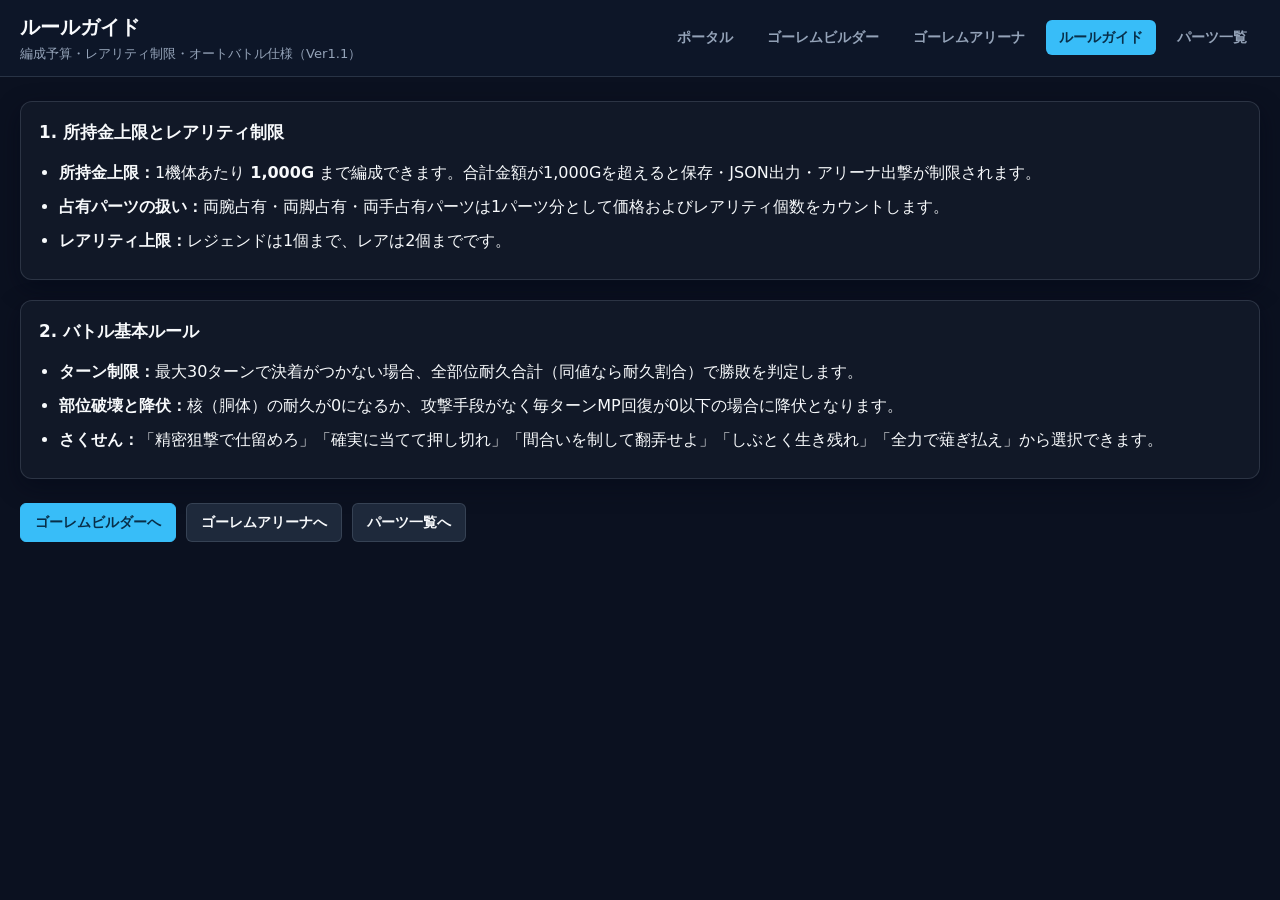
<file: rule.html>
<!DOCTYPE html>
<html lang="ja">
<head>
  <meta charset="UTF-8" />
  <meta name="viewport" content="width=device-width, initial-scale=1.0" />
  <title>ルールガイド | ジェネリックハート</title>
  <link rel="stylesheet" href="./css/common.css" />
  <style>
    .rule-section {
      margin-bottom: 20px;
    }

    .rule-list {
      margin: 0;
      padding-left: 20px;
      line-height: 1.75;
    }

    .rule-list li {
      margin-bottom: 6px;
    }

    .quick-footer {
      display: flex;
      flex-wrap: wrap;
      gap: 10px;
      margin-top: 24px;
    }
  </style>
</head>
<body>
  <header class="site-header">
    <div class="header-inner">
      <div class="brand-area">
        <h1 class="brand-title">ルールガイド</h1>
        <p class="brand-subtitle">編成予算・レアリティ制限・オートバトル仕様（Ver1.1）</p>
      </div>
      <nav class="nav-links" aria-label="画面切り替え">
        <a class="nav-link" href="./index.html">ポータル</a>
        <a class="nav-link" href="./builder.html">ゴーレムビルダー</a>
        <a class="nav-link" href="./arena.html">ゴーレムアリーナ</a>
        <a class="nav-link is-active" href="./rule.html" aria-current="page">ルールガイド</a>
        <a class="nav-link" href="./parts.html">パーツ一覧</a>
      </nav>
    </div>
  </header>

  <main class="page-container">
    <section class="panel rule-section">
      <h2 class="panel-title">1. 所持金上限とレアリティ制限</h2>
      <ul class="rule-list">
        <li><strong>所持金上限：</strong>1機体あたり <strong>1,000G</strong> まで編成できます。合計金額が1,000Gを超えると保存・JSON出力・アリーナ出撃が制限されます。</li>
        <li><strong>占有パーツの扱い：</strong>両腕占有・両脚占有・両手占有パーツは1パーツ分として価格およびレアリティ個数をカウントします。</li>
        <li><strong>レアリティ上限：</strong>レジェンドは1個まで、レアは2個までです。</li>
      </ul>
    </section>

    <section class="panel rule-section">
      <h2 class="panel-title">2. バトル基本ルール</h2>
      <ul class="rule-list">
        <li><strong>ターン制限：</strong>最大30ターンで決着がつかない場合、全部位耐久合計（同値なら耐久割合）で勝敗を判定します。</li>
        <li><strong>部位破壊と降伏：</strong>核（胴体）の耐久が0になるか、攻撃手段がなく毎ターンMP回復が0以下の場合に降伏となります。</li>
        <li><strong>さくせん：</strong>「精密狙撃で仕留めろ」「確実に当てて押し切れ」「間合いを制して翻弄せよ」「しぶとく生き残れ」「全力で薙ぎ払え」から選択できます。</li>
      </ul>
    </section>

    <div class="quick-footer">
      <a class="btn btn-primary" href="./builder.html">ゴーレムビルダーへ</a>
      <a class="btn btn-secondary" href="./arena.html">ゴーレムアリーナへ</a>
      <a class="btn btn-secondary" href="./parts.html">パーツ一覧へ</a>
    </div>
  </main>
</body>
</html>
</file>
<file: css/common.css>
:root {
  --bg-body: #0b1120;
  --bg-panel: #111827;
  --bg-card: #1e293b;
  --text-main: #f8fafc;
  --text-muted: #94a3b8;
  --border-subtle: rgba(148, 163, 184, 0.2);
  --accent-primary: #38bdf8;
  --danger: #ef4444;
  --radius-sm: 6px;
  --radius-md: 12px;
  --shadow-card: 0 8px 24px rgba(2, 6, 23, 0.45);
  --font-mono: ui-monospace, SFMono-Regular, Menlo, Monaco, Consolas, monospace;
}

* {
  box-sizing: border-box;
}

body {
  margin: 0;
  background: var(--bg-body);
  color: var(--text-main);
  font-family: system-ui, -apple-system, BlinkMacSystemFont, "Segoe UI", Roboto, sans-serif;
  line-height: 1.5;
}

.site-header {
  position: sticky;
  top: 0;
  z-index: 20;
  background: rgba(15, 23, 42, 0.92);
  backdrop-filter: blur(8px);
  border-bottom: 1px solid var(--border-subtle);
}

.header-inner {
  max-width: 1440px;
  margin: 0 auto;
  padding: 12px 20px;
  display: flex;
  flex-wrap: wrap;
  align-items: center;
  justify-content: space-between;
  gap: 12px;
}

.brand-title {
  margin: 0;
  font-size: 1.25rem;
  font-weight: 800;
}

.brand-subtitle {
  margin: 2px 0 0;
  font-size: 0.82rem;
  color: var(--text-muted);
}

.nav-links {
  display: flex;
  flex-wrap: wrap;
  gap: 8px;
}

.nav-link {
  padding: 6px 12px;
  border-radius: var(--radius-sm);
  color: var(--text-muted);
  text-decoration: none;
  font-size: 0.88rem;
  font-weight: 700;
  border: 1px solid transparent;
}

.nav-link:hover {
  color: var(--text-main);
  background: var(--bg-card);
}

.nav-link.is-active {
  color: #082f49;
  background: var(--accent-primary);
}

.page-container {
  max-width: 1280px;
  margin: 0 auto;
  padding: 24px 20px 80px;
}

.panel {
  background: var(--bg-panel);
  border: 1px solid var(--border-subtle);
  border-radius: var(--radius-md);
  padding: 18px;
  box-shadow: var(--shadow-card);
}

.panel-title {
  margin: 0 0 14px;
  font-size: 1.05rem;
  font-weight: 800;
  display: flex;
  align-items: center;
  justify-content: space-between;
  gap: 8px;
}

.tag {
  display: inline-block;
  padding: 2px 8px;
  border-radius: 999px;
  font-size: 0.76rem;
  font-weight: 700;
  background: rgba(56, 189, 248, 0.14);
  color: #7dd3fc;
  border: 1px solid rgba(56, 189, 248, 0.35);
}

.muted {
  color: var(--text-muted);
}

.btn {
  display: inline-flex;
  align-items: center;
  justify-content: center;
  gap: 6px;
  padding: 8px 14px;
  border-radius: var(--radius-sm);
  border: 1px solid var(--border-subtle);
  background: var(--bg-card);
  color: var(--text-main);
  font-size: 0.88rem;
  font-weight: 700;
  text-decoration: none;
  cursor: pointer;
}

.btn:disabled {
  opacity: 0.45;
  cursor: not-allowed;
}

.btn-primary {
  background: var(--accent-primary);
  color: #082f49;
  border-color: var(--accent-primary);
}

.btn-secondary {
  background: var(--bg-card);
  color: var(--text-main);
}

.btn-danger {
  background: rgba(239, 68, 68, 0.16);
  color: #fca5a5;
  border-color: rgba(239, 68, 68, 0.45);
}

.btn-sm {
  padding: 5px 10px;
  font-size: 0.8rem;
}

input[type="text"],
input[type="search"],
select,
textarea {
  width: 100%;
  padding: 8px 10px;
  border-radius: var(--radius-sm);
  border: 1px solid var(--border-subtle);
  background: var(--bg-card);
  color: var(--text-main);
  font-size: 0.9rem;
}

label {
  display: block;
  font-size: 0.82rem;
  font-weight: 700;
  color: var(--text-muted);
  margin-bottom: 6px;
}

.status-bar {
  display: flex;
  flex-wrap: wrap;
  align-items: center;
  justify-content: space-between;
  gap: 10px;
  margin-bottom: 18px;
}

.status-badge {
  display: inline-block;
  padding: 5px 12px;
  border-radius: 999px;
  font-size: 0.82rem;
  font-weight: 700;
  background: rgba(34, 197, 94, 0.15);
  color: #86efac;
  border: 1px solid rgba(34, 197, 94, 0.4);
}

.status-badge.is-fallback {
  background: rgba(245, 158, 11, 0.16);
  color: #fcd34d;
  border-color: rgba(245, 158, 11, 0.45);
}

.stats-grid {
  display: grid;
  grid-template-columns: repeat(2, minmax(0, 1fr));
  gap: 8px;
}

.stat-box {
  background: var(--bg-card);
  border: 1px solid var(--border-subtle);
  border-radius: var(--radius-sm);
  padding: 10px;
}

.stat-label {
  font-size: 0.76rem;
  color: var(--text-muted);
}

.stat-value {
  font-size: 1.05rem;
  font-weight: 800;
  margin-top: 2px;
}

.toast {
  position: fixed;
  right: 20px;
  bottom: 20px;
  z-index: 9999;
  padding: 10px 16px;
  border-radius: var(--radius-sm);
  background: #0f172a;
  color: #f8fafc;
  border: 1px solid var(--accent-primary);
  box-shadow: var(--shadow-card);
  opacity: 0;
  transform: translateY(8px);
  transition: opacity 0.2s ease, transform 0.2s ease;
}

.toast.is-visible {
  opacity: 1;
  transform: translateY(0);
}
</file>
<file: css/arena.css>
.battle-log {
  max-height: 600px;
  overflow-y: auto;
}
</file>
<file: css/builder.css>
.builder-container {
  max-width: 1520px;
  margin: 0 auto;
  padding: 24px 20px 96px;
}

.builder-3col {
  display: grid;
  grid-template-columns: minmax(260px, 310px) minmax(0, 1fr) minmax(290px, 350px);
  gap: 20px;
  align-items: start;
}

.builder-right-sticky {
  position: -webkit-sticky;
  position: sticky;
  top: 76px;
}

.form-row {
  display: grid;
  grid-template-columns: repeat(2, minmax(0, 1fr));
  gap: 12px;
  margin-bottom: 14px;
}

.form-group {
  margin-bottom: 14px;
}

.sub-block-title {
  margin: 12px 0 8px;
  font-size: 0.92rem;
  color: var(--text-muted);
}

.part-list {
  display: grid;
  grid-template-columns: repeat(auto-fill, minmax(230px, 1fr));
  gap: 10px;
}

.part-card {
  background: var(--bg-card);
  border: 1px solid var(--border-subtle);
  border-radius: var(--radius-sm);
  padding: 12px;
  cursor: pointer;
}

.part-card.is-selected {
  border-color: var(--accent-primary);
  box-shadow: 0 0 0 1px var(--accent-primary);
}

.part-card-header {
  display: flex;
  justify-content: space-between;
  align-items: flex-start;
  gap: 8px;
  font-weight: 700;
}

.part-badges {
  display: flex;
  flex-wrap: wrap;
  justify-content: flex-end;
  gap: 4px;
}

.part-cost {
  font-size: 0.74rem;
  color: var(--text-muted);
}

.part-desc {
  margin: 6px 0;
  font-size: 0.82rem;
  color: var(--text-muted);
}

.part-mods {
  font-size: 0.78rem;
  color: #cbd5e1;
}

.rarity-badge {
  display: inline-block;
  padding: 1px 7px;
  border-radius: 999px;
  font-size: 0.72rem;
  font-weight: 800;
}

.rarity-legend {
  background: rgba(245, 158, 11, 0.18);
  color: #fcd34d;
}

.rarity-rare {
  background: rgba(168, 85, 247, 0.18);
  color: #e9d5ff;
}

.rarity-uncommon {
  background: rgba(34, 197, 94, 0.16);
  color: #86efac;
}

.rarity-common {
  background: rgba(148, 163, 184, 0.16);
  color: #cbd5e1;
}

.is-disabled-block {
  opacity: 0.5;
  pointer-events: none;
}

.disabled-hint {
  margin: 6px 0 8px;
  font-size: 0.8rem;
  color: #fcd34d;
}

.preview-header {
  display: flex;
  justify-content: space-between;
  align-items: center;
  gap: 8px;
  margin-bottom: 8px;
}

.preview-name {
  margin: 0;
  font-size: 1.1rem;
  font-weight: 800;
}

.action-bar {
  display: flex;
  flex-wrap: wrap;
  gap: 8px;
  margin-top: 14px;
}

.json-import-textarea {
  min-height: 90px;
  margin-bottom: 8px;
  font-family: var(--font-mono);
  font-size: 0.8rem;
}

.saved-list {
  display: flex;
  flex-direction: column;
  gap: 8px;
}

.saved-item {
  display: flex;
  justify-content: space-between;
  align-items: center;
  gap: 8px;
  padding: 10px;
  border-radius: var(--radius-sm);
  background: var(--bg-card);
  border: 1px solid var(--border-subtle);
}

.saved-item-title {
  font-weight: 700;
  font-size: 0.9rem;
}

.saved-item-actions {
  display: flex;
  gap: 6px;
}

@media (max-width: 1120px) {
  .builder-3col {
    grid-template-columns: 1fr;
  }

  .builder-right-sticky {
    position: static;
  }
}
</file>
